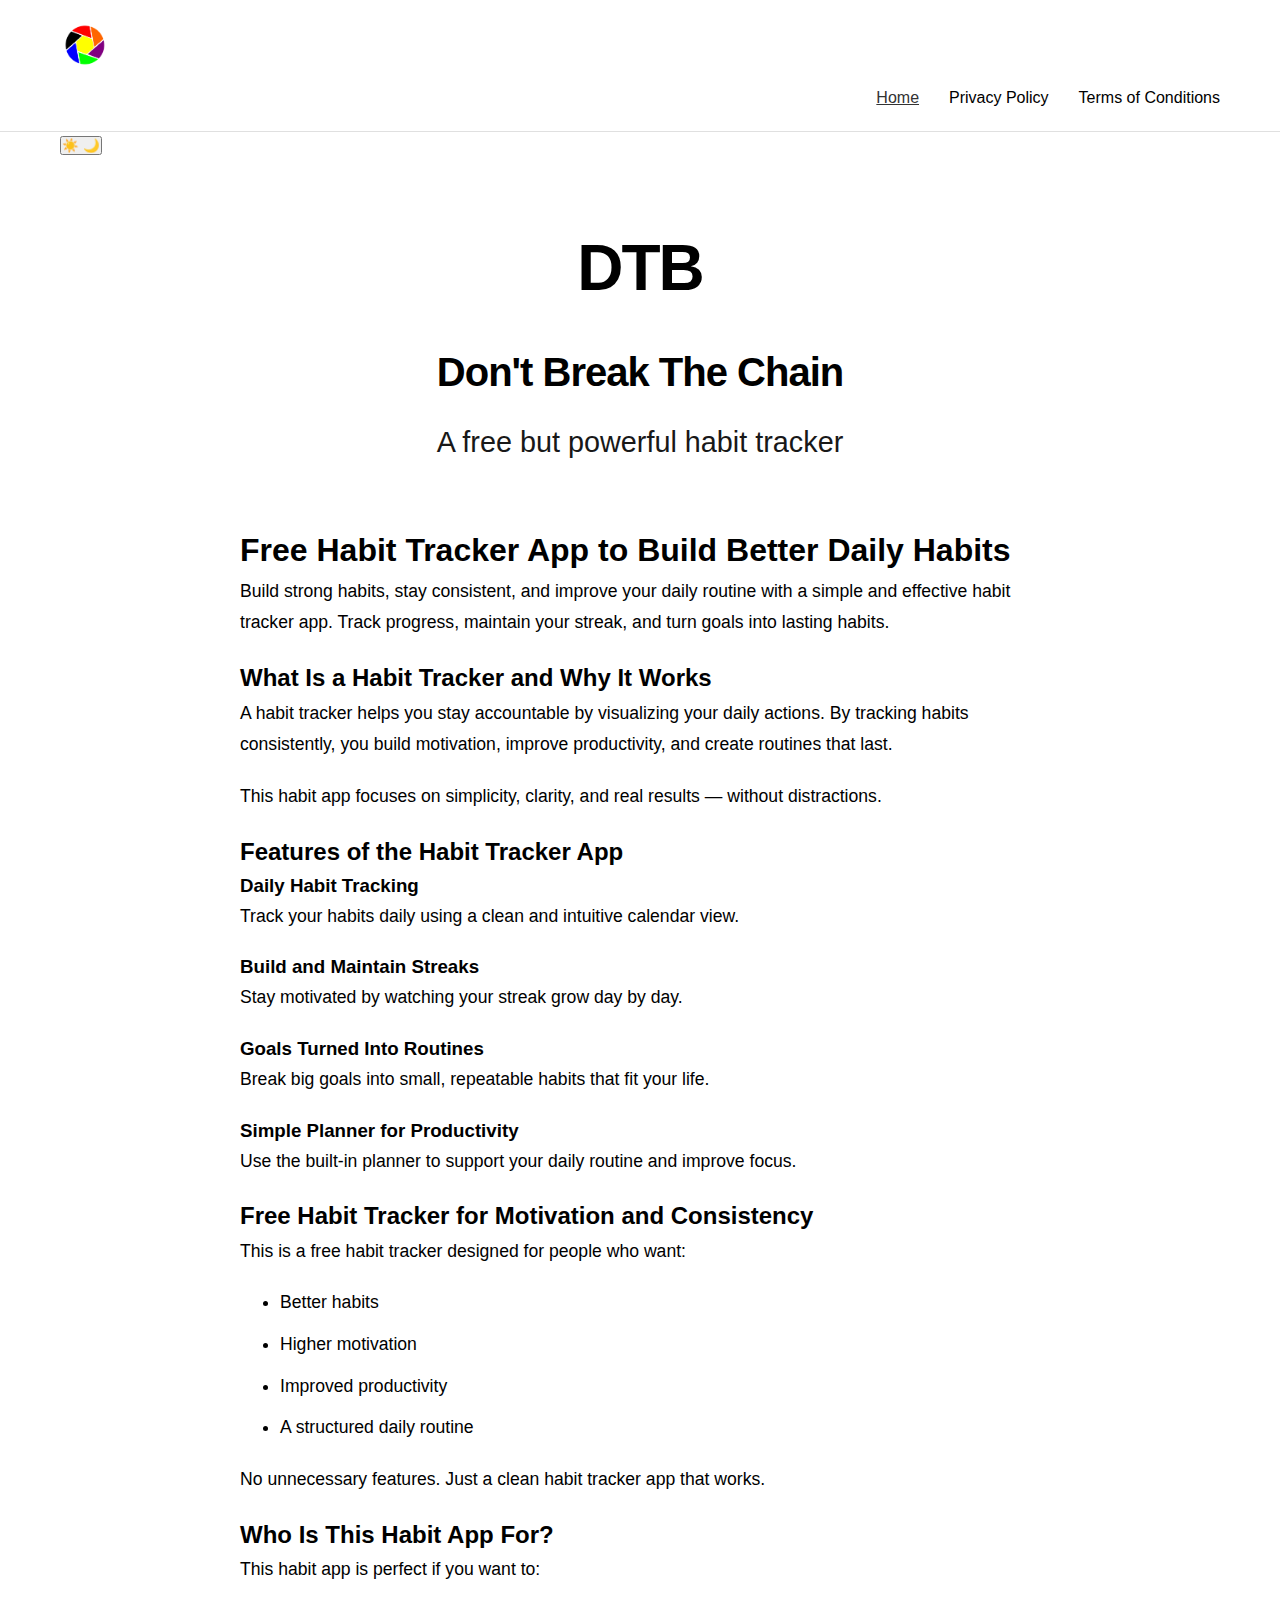
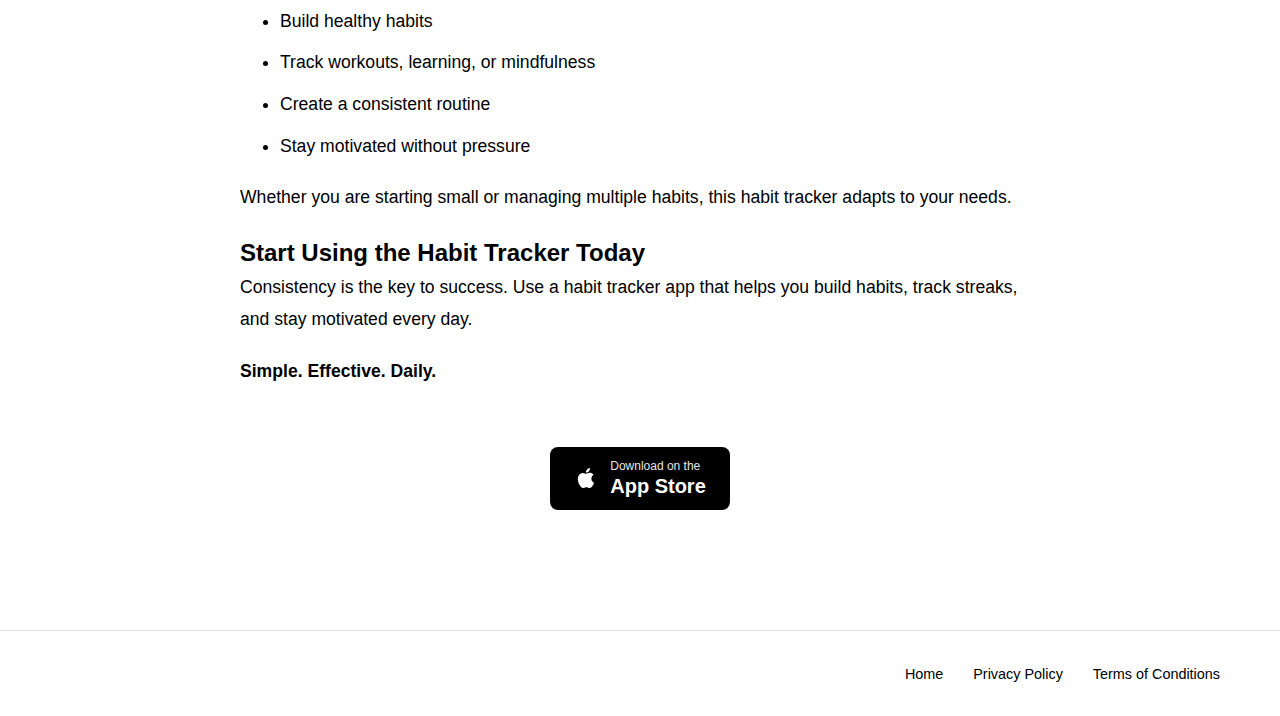
<file: index.html>
<!DOCTYPE html>
<html lang="en">
<head>
    <meta charset="UTF-8">
    <meta name="viewport" content="width=device-width, initial-scale=1.0">
    <meta name="description" content="M0odly. A free but powerful habit tracker app available on the App Store.">
    <meta name="keywords" content="habit tracker, productivity, habits, app, iOS, App Store">
    <title>M0odly | Free Habit Tracker</title>
    <link rel="icon" type="image/x-icon" href="favicon.ico">
    <link rel="stylesheet" href="style.css">
</head>
<body>
    <header>
        <div class="container">
            <div class="logo">
                <a href="index.html">
                    <img src="ikona.png" alt="DTB Logo" width="50" height="50">
                </a>
            </div>
            <nav class="main-nav">
                <ul>
                    <li><a href="index.html" class="active">Home</a></li>
                    <li><a href="privacy-policy.html">Privacy Policy</a></li>
                    <li><a href="terms-of-conditions.html">Terms of Conditions</a></li>
                </ul>
            </nav>
        </div>
    </header>

    <div class="theme-toggle-wrapper">
        <div class="container">
            <button class="theme-toggle" id="themeToggle" aria-label="Toggle theme">
                <span class="sun-icon">☀️</span>
                <span class="moon-icon">🌙</span>
            </button>
        </div>
    </div>

    <main>
        <div class="container">
            <section class="hero">
                <h1>DTB</h1>
                <h2>Don't Break The Chain</h2>
                <h3>A free but powerful habit tracker</h3>
            </section>

            <section class="content">
                <h1>Free Habit Tracker App to Build Better Daily Habits</h1>
                
                <p>Build strong habits, stay consistent, and improve your daily routine with a simple and effective habit tracker app. Track progress, maintain your streak, and turn goals into lasting habits.</p>

                <h2>What Is a Habit Tracker and Why It Works</h2>
                
                <p>A habit tracker helps you stay accountable by visualizing your daily actions. By tracking habits consistently, you build motivation, improve productivity, and create routines that last.</p>
                
                <p>This habit app focuses on simplicity, clarity, and real results — without distractions.</p>

                <h2>Features of the Habit Tracker App</h2>

                <h3>Daily Habit Tracking</h3>
                <p>Track your habits daily using a clean and intuitive calendar view.</p>

                <h3>Build and Maintain Streaks</h3>
                <p>Stay motivated by watching your streak grow day by day.</p>

                <h3>Goals Turned Into Routines</h3>
                <p>Break big goals into small, repeatable habits that fit your life.</p>

                <h3>Simple Planner for Productivity</h3>
                <p>Use the built-in planner to support your daily routine and improve focus.</p>

                <h2>Free Habit Tracker for Motivation and Consistency</h2>
                
                <p>This is a free habit tracker designed for people who want:</p>
                <ul>
                    <li>Better habits</li>
                    <li>Higher motivation</li>
                    <li>Improved productivity</li>
                    <li>A structured daily routine</li>
                </ul>
                
                <p>No unnecessary features. Just a clean habit tracker app that works.</p>

                <h2>Who Is This Habit App For?</h2>
                
                <p>This habit app is perfect if you want to:</p>
                <ul>
                    <li>Build healthy habits</li>
                    <li>Track workouts, learning, or mindfulness</li>
                    <li>Create a consistent routine</li>
                    <li>Stay motivated without pressure</li>
                </ul>
                
                <p>Whether you are starting small or managing multiple habits, this habit tracker adapts to your needs.</p>

                <h2>Start Using the Habit Tracker Today</h2>
                
                <p>Consistency is the key to success. Use a habit tracker app that helps you build habits, track streaks, and stay motivated every day.</p>
                
                <p><strong>Simple. Effective. Daily.</strong></p>
            </section>

            <section class="download">
                <a href="https://apps.apple.com/us/app/dtb-dont-break-the-chain/id6751172022" class="app-store-button" target="_blank" rel="noopener noreferrer">
                    <svg width="24" height="24" viewBox="0 0 24 24" fill="currentColor" xmlns="http://www.w3.org/2000/svg">
                        <path d="M18.71 19.5C17.88 20.74 17 21.95 15.66 21.97C14.32 22 13.89 21.18 12.37 21.18C10.84 21.18 10.37 21.95 9.09997 22C7.78997 22.05 6.79997 20.68 5.95997 19.47C4.24997 17 2.93997 12.45 4.69997 9.39C5.56997 7.87 7.12997 6.91 8.81997 6.88C10.1 6.86 11.32 7.75 12.11 7.75C12.89 7.75 14.37 6.68 15.92 6.84C16.57 6.87 18.39 7.1 19.56 8.82C19.47 8.88 17.39 10.1 17.41 12.63C17.44 15.65 20.06 16.66 20.09 16.67C20.06 16.74 19.67 18.11 18.71 19.5ZM13 3.5C13.73 2.67 14.94 2.04 15.94 2C16.07 3.17 15.6 4.35 14.9 5.19C14.21 6.04 13.07 6.7 11.95 6.61C11.8 5.46 12.36 4.26 13 3.5Z"/>
                    </svg>
                    <div class="button-text">
                        <span class="small">Download on the</span>
                        <span class="large">App Store</span>
                    </div>
                </a>
            </section>
        </div>
    </main>

    <footer>
        <div class="container">
            <nav class="footer-nav">
                <ul>
                    <li><a href="index.html">Home</a></li>
                    <li><a href="privacy-policy.html">Privacy Policy</a></li>
                    <li><a href="terms-of-conditions.html">Terms of Conditions</a></li>
                </ul>
            </nav>
        </div>
    </footer>

    <script>
        const themeToggle = document.getElementById('themeToggle');
        const body = document.body;

        // Check for saved theme preference or default to light mode
        const currentTheme = localStorage.getItem('theme') || 'light';
        body.setAttribute('data-theme', currentTheme);

        themeToggle.addEventListener('click', () => {
            const theme = body.getAttribute('data-theme');
            const newTheme = theme === 'light' ? 'dark' : 'light';
            
            body.setAttribute('data-theme', newTheme);
            localStorage.setItem('theme', newTheme);
        });
    </script>
</body>
</html>
</file>
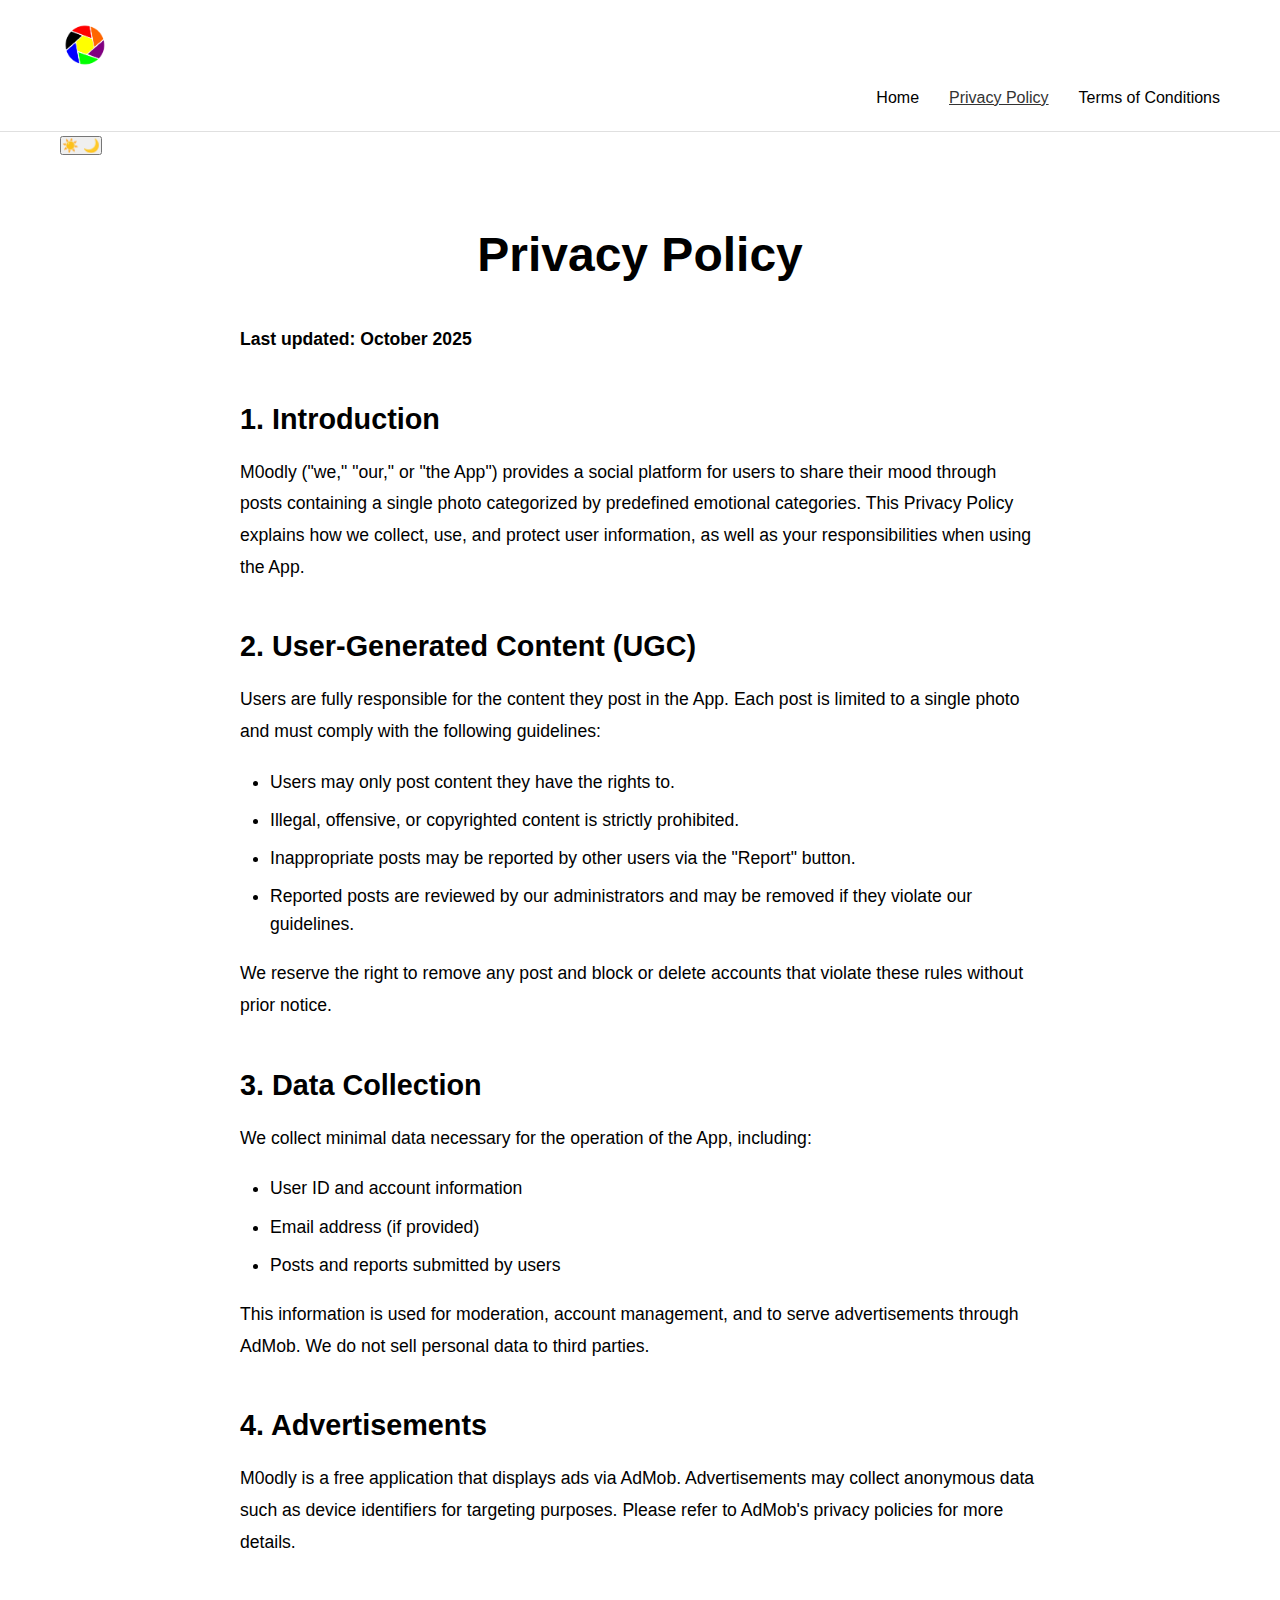
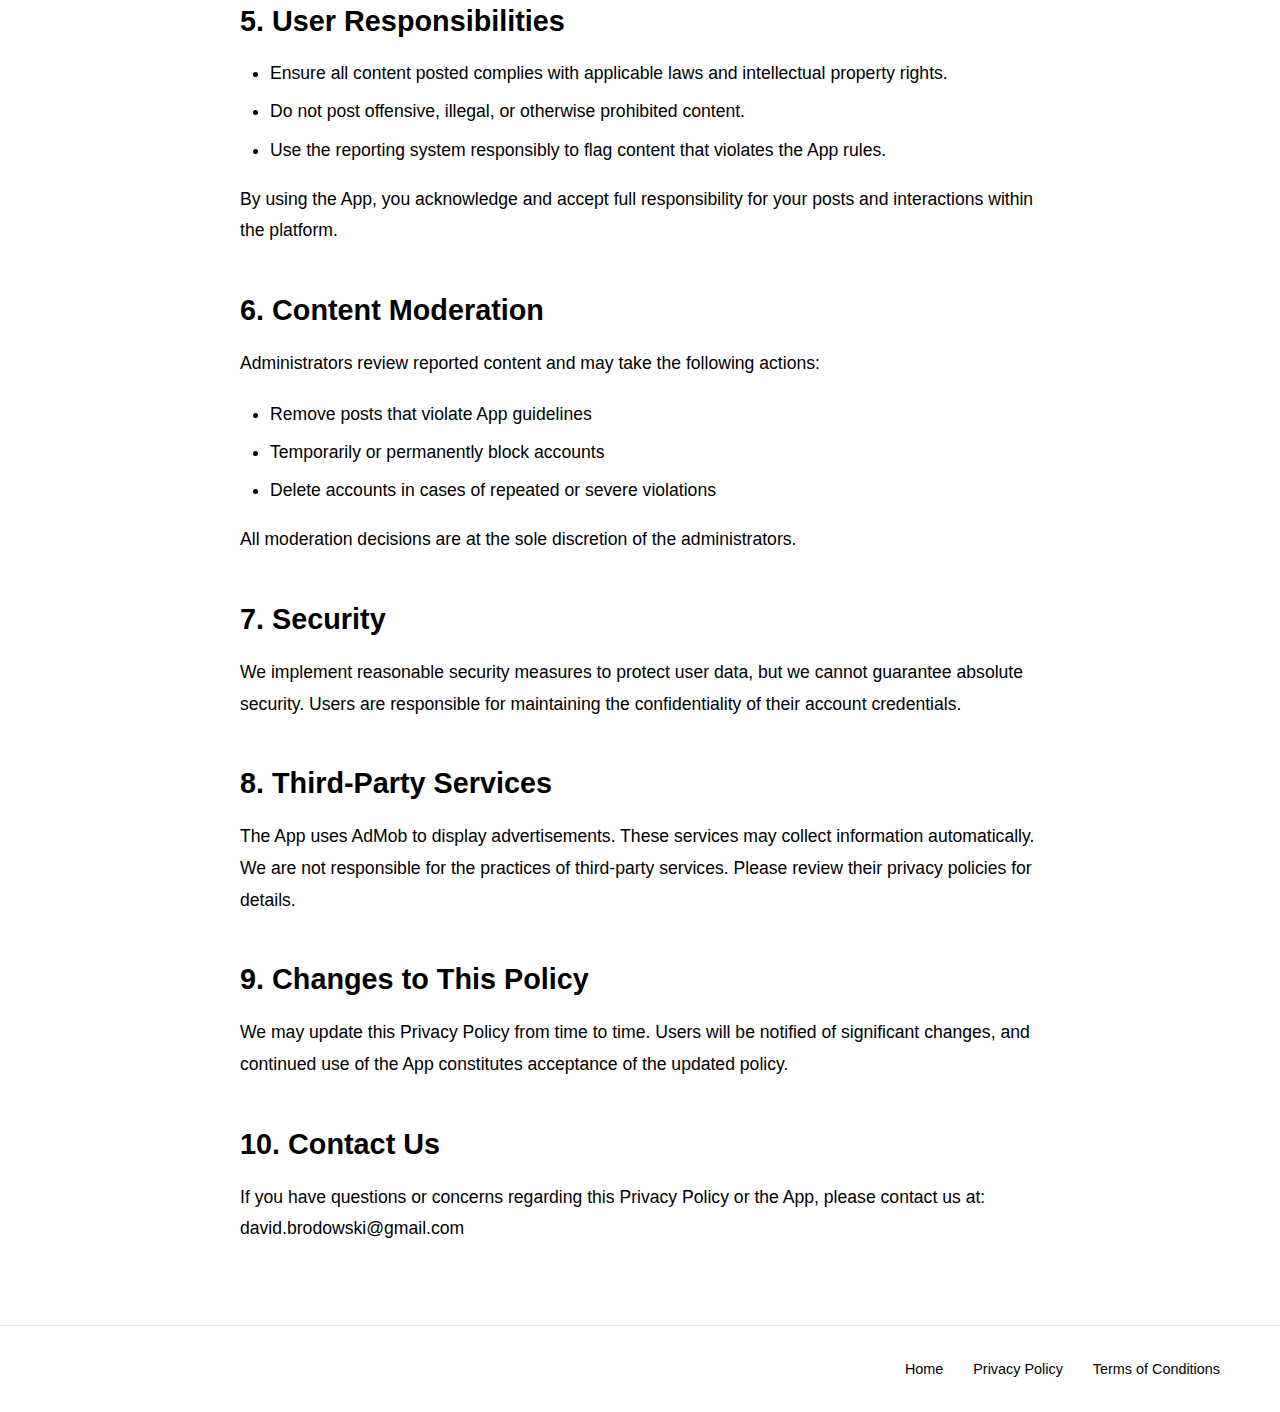
<file: privacy-policy.html>
<!DOCTYPE html>
<html lang="en">
<head>
    <meta charset="UTF-8">
    <meta name="viewport" content="width=device-width, initial-scale=1.0">
    <meta name="description" content="Privacy Policy for M0odly social media platform.">
    <title>Privacy Policy - M0odly</title>
    <link rel="icon" type="image/x-icon" href="favicon.ico">
    <link rel="stylesheet" href="style.css">
</head>
<body>
    <header>
        <div class="container">
            <div class="logo">
                <a href="index.html">
                    <img src="ikona.png" alt="DTB Logo" width="50" height="50">
                </a>
            </div>
            <nav class="main-nav">
                <ul>
                    <li><a href="index.html">Home</a></li>
                    <li><a href="privacy-policy.html" class="active">Privacy Policy</a></li>
                    <li><a href="terms-of-conditions.html">Terms of Conditions</a></li>
                </ul>
            </nav>
        </div>
    </header>

    <div class="theme-toggle-wrapper">
        <div class="container">
            <button class="theme-toggle" id="themeToggle" aria-label="Toggle theme">
                <span class="sun-icon">☀️</span>
                <span class="moon-icon">🌙</span>
            </button>
        </div>
    </div>

    <main>
        <div class="container">
            <section class="page-content">
                <h1>Privacy Policy</h1>
                
                <p><strong>Last updated: October 2025</strong></p>

                <h2>1. Introduction</h2>
                <p>M0odly ("we," "our," or "the App") provides a social platform for users to share their mood through posts containing a single photo categorized by predefined emotional categories. This Privacy Policy explains how we collect, use, and protect user information, as well as your responsibilities when using the App.</p>

                <h2>2. User-Generated Content (UGC)</h2>
                <p>Users are fully responsible for the content they post in the App. Each post is limited to a single photo and must comply with the following guidelines:</p>
                <ul>
                    <li>Users may only post content they have the rights to.</li>
                    <li>Illegal, offensive, or copyrighted content is strictly prohibited.</li>
                    <li>Inappropriate posts may be reported by other users via the "Report" button.</li>
                    <li>Reported posts are reviewed by our administrators and may be removed if they violate our guidelines.</li>
                </ul>
                <p>We reserve the right to remove any post and block or delete accounts that violate these rules without prior notice.</p>

                <h2>3. Data Collection</h2>
                <p>We collect minimal data necessary for the operation of the App, including:</p>
                <ul>
                    <li>User ID and account information</li>
                    <li>Email address (if provided)</li>
                    <li>Posts and reports submitted by users</li>
                </ul>
                <p>This information is used for moderation, account management, and to serve advertisements through AdMob. We do not sell personal data to third parties.</p>

                <h2>4. Advertisements</h2>
                <p>M0odly is a free application that displays ads via AdMob. Advertisements may collect anonymous data such as device identifiers for targeting purposes. Please refer to AdMob's privacy policies for more details.</p>

                <h2>5. User Responsibilities</h2>
                <ul>
                    <li>Ensure all content posted complies with applicable laws and intellectual property rights.</li>
                    <li>Do not post offensive, illegal, or otherwise prohibited content.</li>
                    <li>Use the reporting system responsibly to flag content that violates the App rules.</li>
                </ul>
                <p>By using the App, you acknowledge and accept full responsibility for your posts and interactions within the platform.</p>

                <h2>6. Content Moderation</h2>
                <p>Administrators review reported content and may take the following actions:</p>
                <ul>
                    <li>Remove posts that violate App guidelines</li>
                    <li>Temporarily or permanently block accounts</li>
                    <li>Delete accounts in cases of repeated or severe violations</li>
                </ul>
                <p>All moderation decisions are at the sole discretion of the administrators.</p>

                <h2>7. Security</h2>
                <p>We implement reasonable security measures to protect user data, but we cannot guarantee absolute security. Users are responsible for maintaining the confidentiality of their account credentials.</p>

                <h2>8. Third-Party Services</h2>
                <p>The App uses AdMob to display advertisements. These services may collect information automatically. We are not responsible for the practices of third-party services. Please review their privacy policies for details.</p>

                <h2>9. Changes to This Policy</h2>
                <p>We may update this Privacy Policy from time to time. Users will be notified of significant changes, and continued use of the App constitutes acceptance of the updated policy.</p>

                <h2>10. Contact Us</h2>
                <p>If you have questions or concerns regarding this Privacy Policy or the App, please contact us at:<br>
                david.brodowski@gmail.com</p>
            </section>
        </div>
    </main>

    <footer>
        <div class="container">
            <nav class="footer-nav">
                <ul>
                    <li><a href="index.html">Home</a></li>
                    <li><a href="privacy-policy.html">Privacy Policy</a></li>
                    <li><a href="terms-of-conditions.html">Terms of Conditions</a></li>
                </ul>
            </nav>
        </div>
    </footer>

    <script>
        const themeToggle = document.getElementById('themeToggle');
        const body = document.body;

        const currentTheme = localStorage.getItem('theme') || 'light';
        body.setAttribute('data-theme', currentTheme);

        themeToggle.addEventListener('click', () => {
            const theme = body.getAttribute('data-theme');
            const newTheme = theme === 'light' ? 'dark' : 'light';
            
            body.setAttribute('data-theme', newTheme);
            localStorage.setItem('theme', newTheme);
        });
    </script>
</body>
</html>
</file>
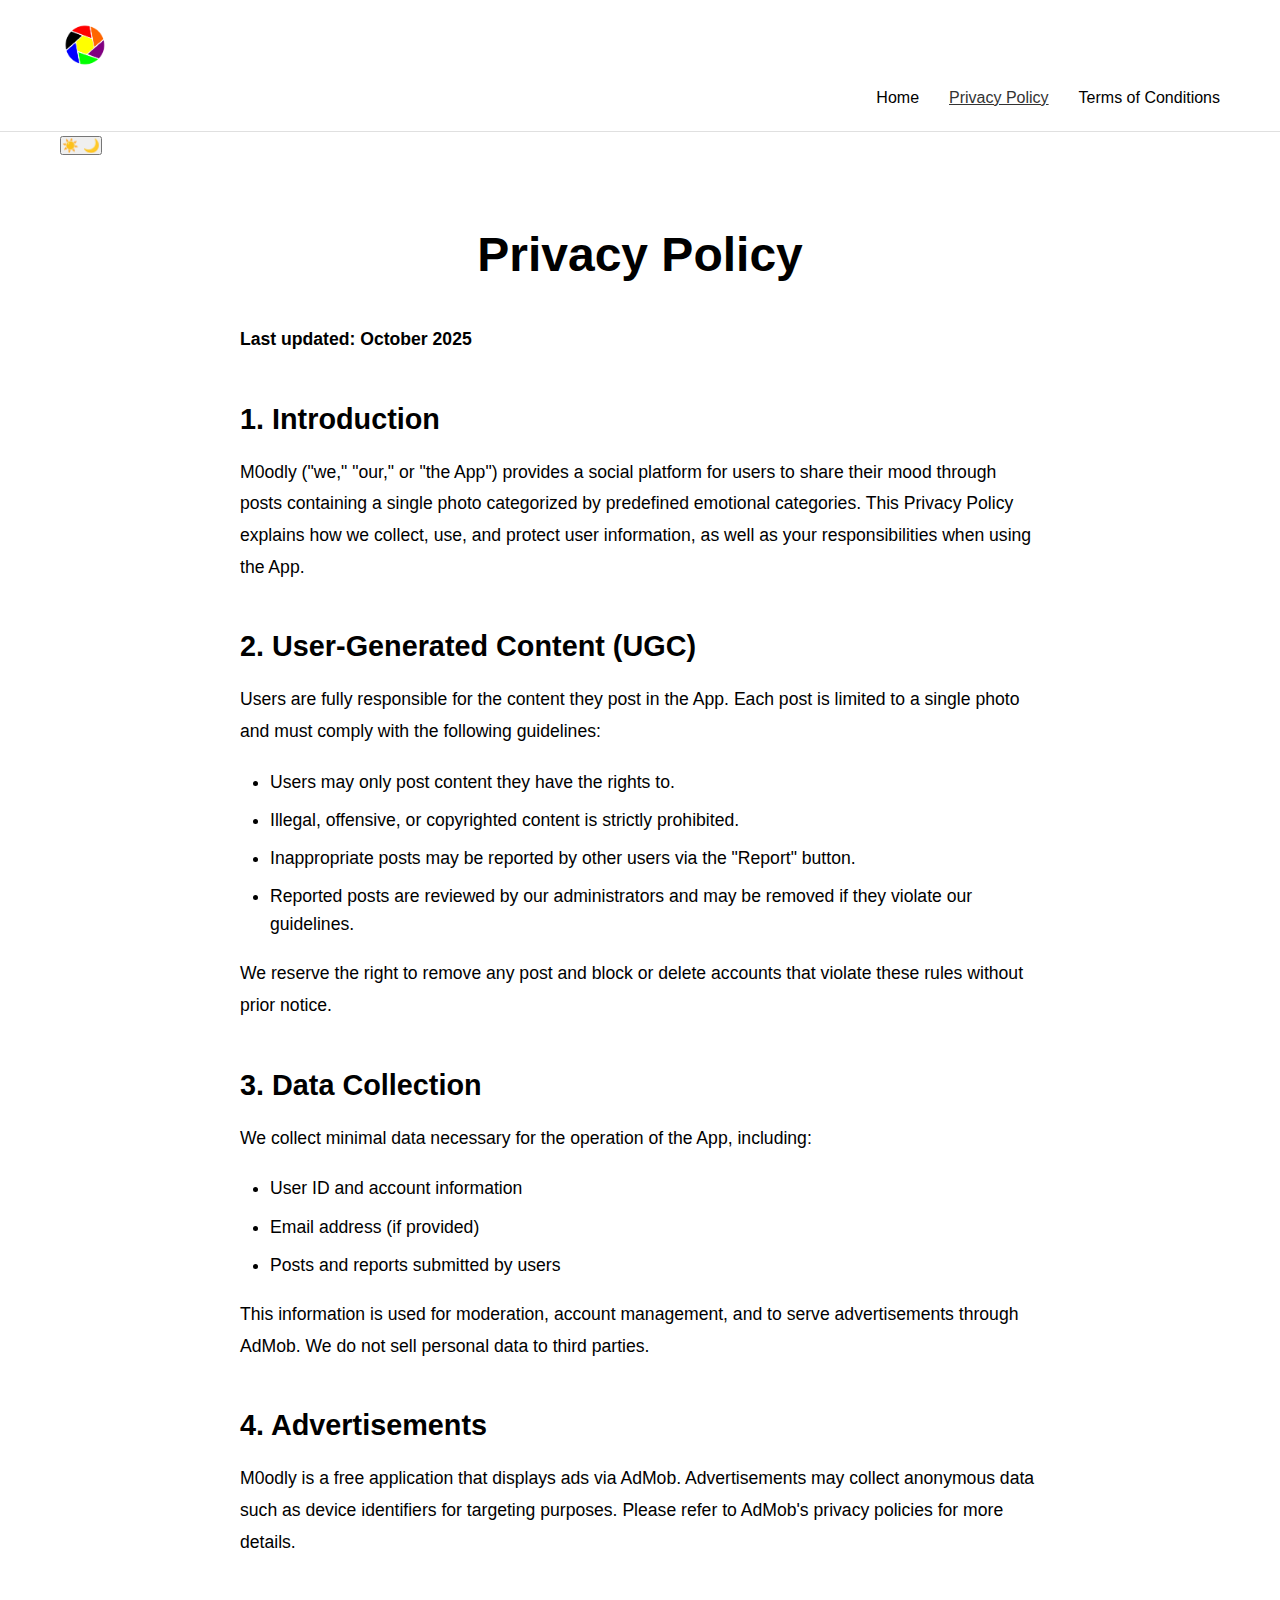
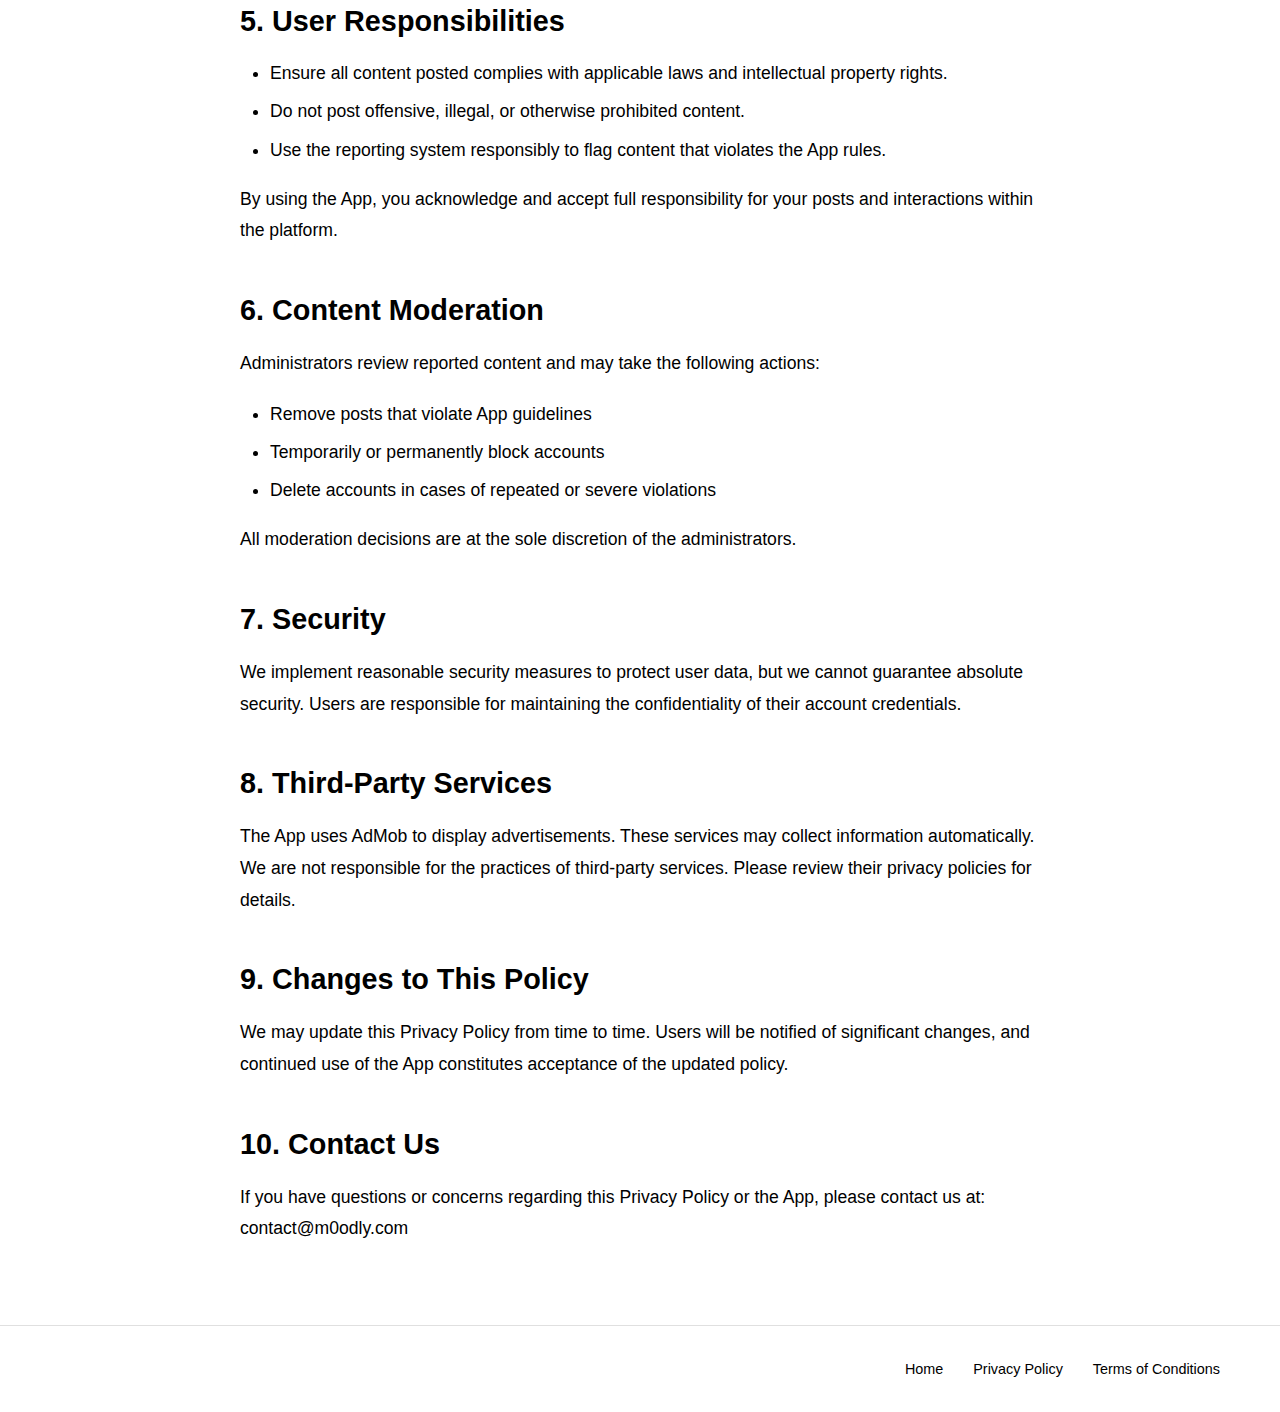
<file: privacy.html>
<!DOCTYPE html>
<html lang="en">
<head>
    <meta charset="UTF-8">
    <meta name="viewport" content="width=device-width, initial-scale=1.0">
    <meta name="description" content="Privacy Policy for M0odly social media platform.">
    <title>Privacy Policy of M0odly</title>
    <link rel="icon" type="image/x-icon" href="favicon.ico">
    <link rel="stylesheet" href="style.css">
</head>
<body>
    <header>
        <div class="container">
            <div class="logo">
                <a href="index.html">
                    <img src="ikona.png" alt="M0odly Logo" width="50" height="50">
                </a>
            </div>
            <nav class="main-nav">
                <ul>
                    <li><a href="index.html">Home</a></li>
                    <li><a href="privacy.html" class="active">Privacy Policy</a></li>
                    <li><a href="terms.html">Terms of Conditions</a></li>
                </ul>
            </nav>
        </div>
    </header>

    <div class="theme-toggle-wrapper">
        <div class="container">
            <button class="theme-toggle" id="themeToggle" aria-label="Toggle theme">
                <span class="sun-icon">☀️</span>
                <span class="moon-icon">🌙</span>
            </button>
        </div>
    </div>

    <main>
        <div class="container">
            <section class="page-content">
                <h1>Privacy Policy</h1>
                
                <p><strong>Last updated: October 2025</strong></p>

                <h2>1. Introduction</h2>
                <p>M0odly ("we," "our," or "the App") provides a social platform for users to share their mood through posts containing a single photo categorized by predefined emotional categories. This Privacy Policy explains how we collect, use, and protect user information, as well as your responsibilities when using the App.</p>

                <h2>2. User-Generated Content (UGC)</h2>
                <p>Users are fully responsible for the content they post in the App. Each post is limited to a single photo and must comply with the following guidelines:</p>
                <ul>
                    <li>Users may only post content they have the rights to.</li>
                    <li>Illegal, offensive, or copyrighted content is strictly prohibited.</li>
                    <li>Inappropriate posts may be reported by other users via the "Report" button.</li>
                    <li>Reported posts are reviewed by our administrators and may be removed if they violate our guidelines.</li>
                </ul>
                <p>We reserve the right to remove any post and block or delete accounts that violate these rules without prior notice.</p>

                <h2>3. Data Collection</h2>
                <p>We collect minimal data necessary for the operation of the App, including:</p>
                <ul>
                    <li>User ID and account information</li>
                    <li>Email address (if provided)</li>
                    <li>Posts and reports submitted by users</li>
                </ul>
                <p>This information is used for moderation, account management, and to serve advertisements through AdMob. We do not sell personal data to third parties.</p>

                <h2>4. Advertisements</h2>
                <p>M0odly is a free application that displays ads via AdMob. Advertisements may collect anonymous data such as device identifiers for targeting purposes. Please refer to AdMob's privacy policies for more details.</p>

                <h2>5. User Responsibilities</h2>
                <ul>
                    <li>Ensure all content posted complies with applicable laws and intellectual property rights.</li>
                    <li>Do not post offensive, illegal, or otherwise prohibited content.</li>
                    <li>Use the reporting system responsibly to flag content that violates the App rules.</li>
                </ul>
                <p>By using the App, you acknowledge and accept full responsibility for your posts and interactions within the platform.</p>

                <h2>6. Content Moderation</h2>
                <p>Administrators review reported content and may take the following actions:</p>
                <ul>
                    <li>Remove posts that violate App guidelines</li>
                    <li>Temporarily or permanently block accounts</li>
                    <li>Delete accounts in cases of repeated or severe violations</li>
                </ul>
                <p>All moderation decisions are at the sole discretion of the administrators.</p>

                <h2>7. Security</h2>
                <p>We implement reasonable security measures to protect user data, but we cannot guarantee absolute security. Users are responsible for maintaining the confidentiality of their account credentials.</p>

                <h2>8. Third-Party Services</h2>
                <p>The App uses AdMob to display advertisements. These services may collect information automatically. We are not responsible for the practices of third-party services. Please review their privacy policies for details.</p>

                <h2>9. Changes to This Policy</h2>
                <p>We may update this Privacy Policy from time to time. Users will be notified of significant changes, and continued use of the App constitutes acceptance of the updated policy.</p>

                <h2>10. Contact Us</h2>
                <p>If you have questions or concerns regarding this Privacy Policy or the App, please contact us at:<br>
                contact@m0odly.com </p>
            </section>
        </div>
    </main>

    <footer>
        <div class="container">
            <nav class="footer-nav">
                <ul>
                    <li><a href="index.html">Home</a></li>
                    <li><a href="privacy.html">Privacy Policy</a></li>
                    <li><a href="terms.html">Terms of Conditions</a></li>
                </ul>
            </nav>
        </div>
    </footer>

    <script>
        const themeToggle = document.getElementById('themeToggle');
        const body = document.body;

        const currentTheme = localStorage.getItem('theme') || 'light';
        body.setAttribute('data-theme', currentTheme);

        themeToggle.addEventListener('click', () => {
            const theme = body.getAttribute('data-theme');
            const newTheme = theme === 'light' ? 'dark' : 'light';
            
            body.setAttribute('data-theme', newTheme);
            localStorage.setItem('theme', newTheme);
        });
    </script>
</body>
</html>
</file>
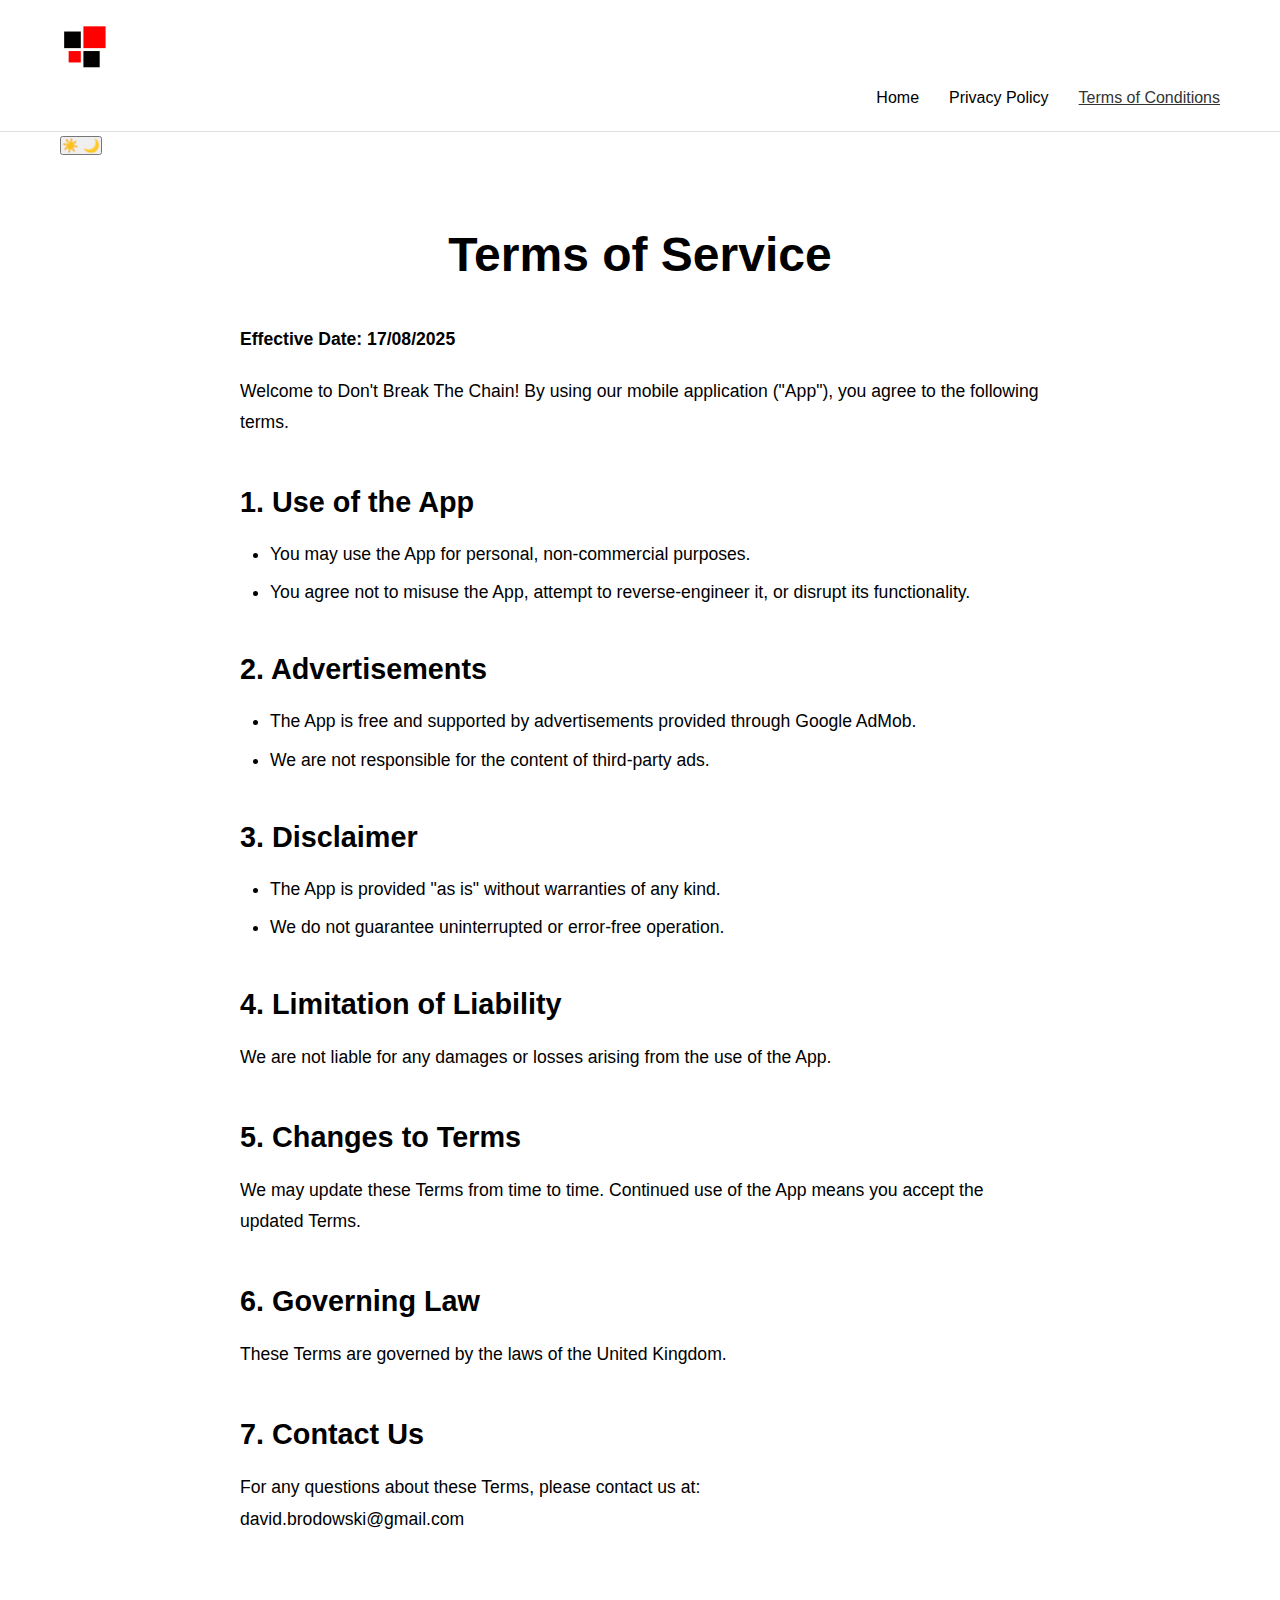
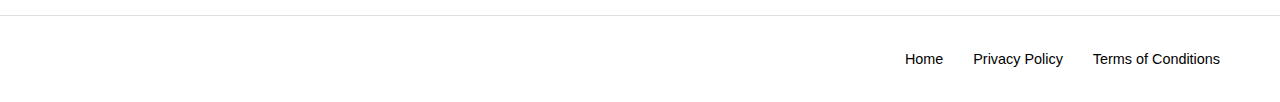
<file: terms-of-conditions.html>
<!DOCTYPE html>
<html lang="en">
<head>
    <meta charset="UTF-8">
    <meta name="viewport" content="width=device-width, initial-scale=1.0">
    <meta name="description" content="Terms of Conditions for DTB - Don't Break The Chain habit tracker app.">
    <title>Terms of Conditions - DTB | Don't Break The Chain</title>
    <link rel="icon" type="image/x-icon" href="favicon.ico">
    <link rel="stylesheet" href="style.css">
</head>
<body>
    <header>
        <div class="container">
            <div class="logo">
                <a href="index.html">
                    <img src="ikona_2.png" alt="DTB Logo" width="50" height="50">
                </a>
            </div>
            <nav class="main-nav">
                <ul>
                    <li><a href="index.html">Home</a></li>
                    <li><a href="privacy-policy.html">Privacy Policy</a></li>
                    <li><a href="terms-of-conditions.html" class="active">Terms of Conditions</a></li>
                </ul>
            </nav>
        </div>
    </header>

    <div class="theme-toggle-wrapper">
        <div class="container">
            <button class="theme-toggle" id="themeToggle" aria-label="Toggle theme">
                <span class="sun-icon">☀️</span>
                <span class="moon-icon">🌙</span>
            </button>
        </div>
    </div>

    <main>
        <div class="container">
            <section class="page-content">
                <h1>Terms of Service</h1>
                
                <p><strong>Effective Date: 17/08/2025</strong></p>

                <p>Welcome to Don't Break The Chain! By using our mobile application ("App"), you agree to the following terms.</p>

                <h2>1. Use of the App</h2>
                <ul>
                    <li>You may use the App for personal, non-commercial purposes.</li>
                    <li>You agree not to misuse the App, attempt to reverse-engineer it, or disrupt its functionality.</li>
                </ul>

                <h2>2. Advertisements</h2>
                <ul>
                    <li>The App is free and supported by advertisements provided through Google AdMob.</li>
                    <li>We are not responsible for the content of third-party ads.</li>
                </ul>

                <h2>3. Disclaimer</h2>
                <ul>
                    <li>The App is provided "as is" without warranties of any kind.</li>
                    <li>We do not guarantee uninterrupted or error-free operation.</li>
                </ul>

                <h2>4. Limitation of Liability</h2>
                <p>We are not liable for any damages or losses arising from the use of the App.</p>

                <h2>5. Changes to Terms</h2>
                <p>We may update these Terms from time to time. Continued use of the App means you accept the updated Terms.</p>

                <h2>6. Governing Law</h2>
                <p>These Terms are governed by the laws of the United Kingdom.</p>

                <h2>7. Contact Us</h2>
                <p>For any questions about these Terms, please contact us at:<br>
                david.brodowski@gmail.com</p>
            </section>
        </div>
    </main>

    <footer>
        <div class="container">
            <nav class="footer-nav">
                <ul>
                    <li><a href="index.html">Home</a></li>
                    <li><a href="privacy-policy.html">Privacy Policy</a></li>
                    <li><a href="terms-of-conditions.html">Terms of Conditions</a></li>
                </ul>
            </nav>
        </div>
    </footer>

    <script>
        const themeToggle = document.getElementById('themeToggle');
        const body = document.body;

        const currentTheme = localStorage.getItem('theme') || 'light';
        body.setAttribute('data-theme', currentTheme);

        themeToggle.addEventListener('click', () => {
            const theme = body.getAttribute('data-theme');
            const newTheme = theme === 'light' ? 'dark' : 'light';
            
            body.setAttribute('data-theme', newTheme);
            localStorage.setItem('theme', newTheme);
        });
    </script>
</body>
</html>
</file>
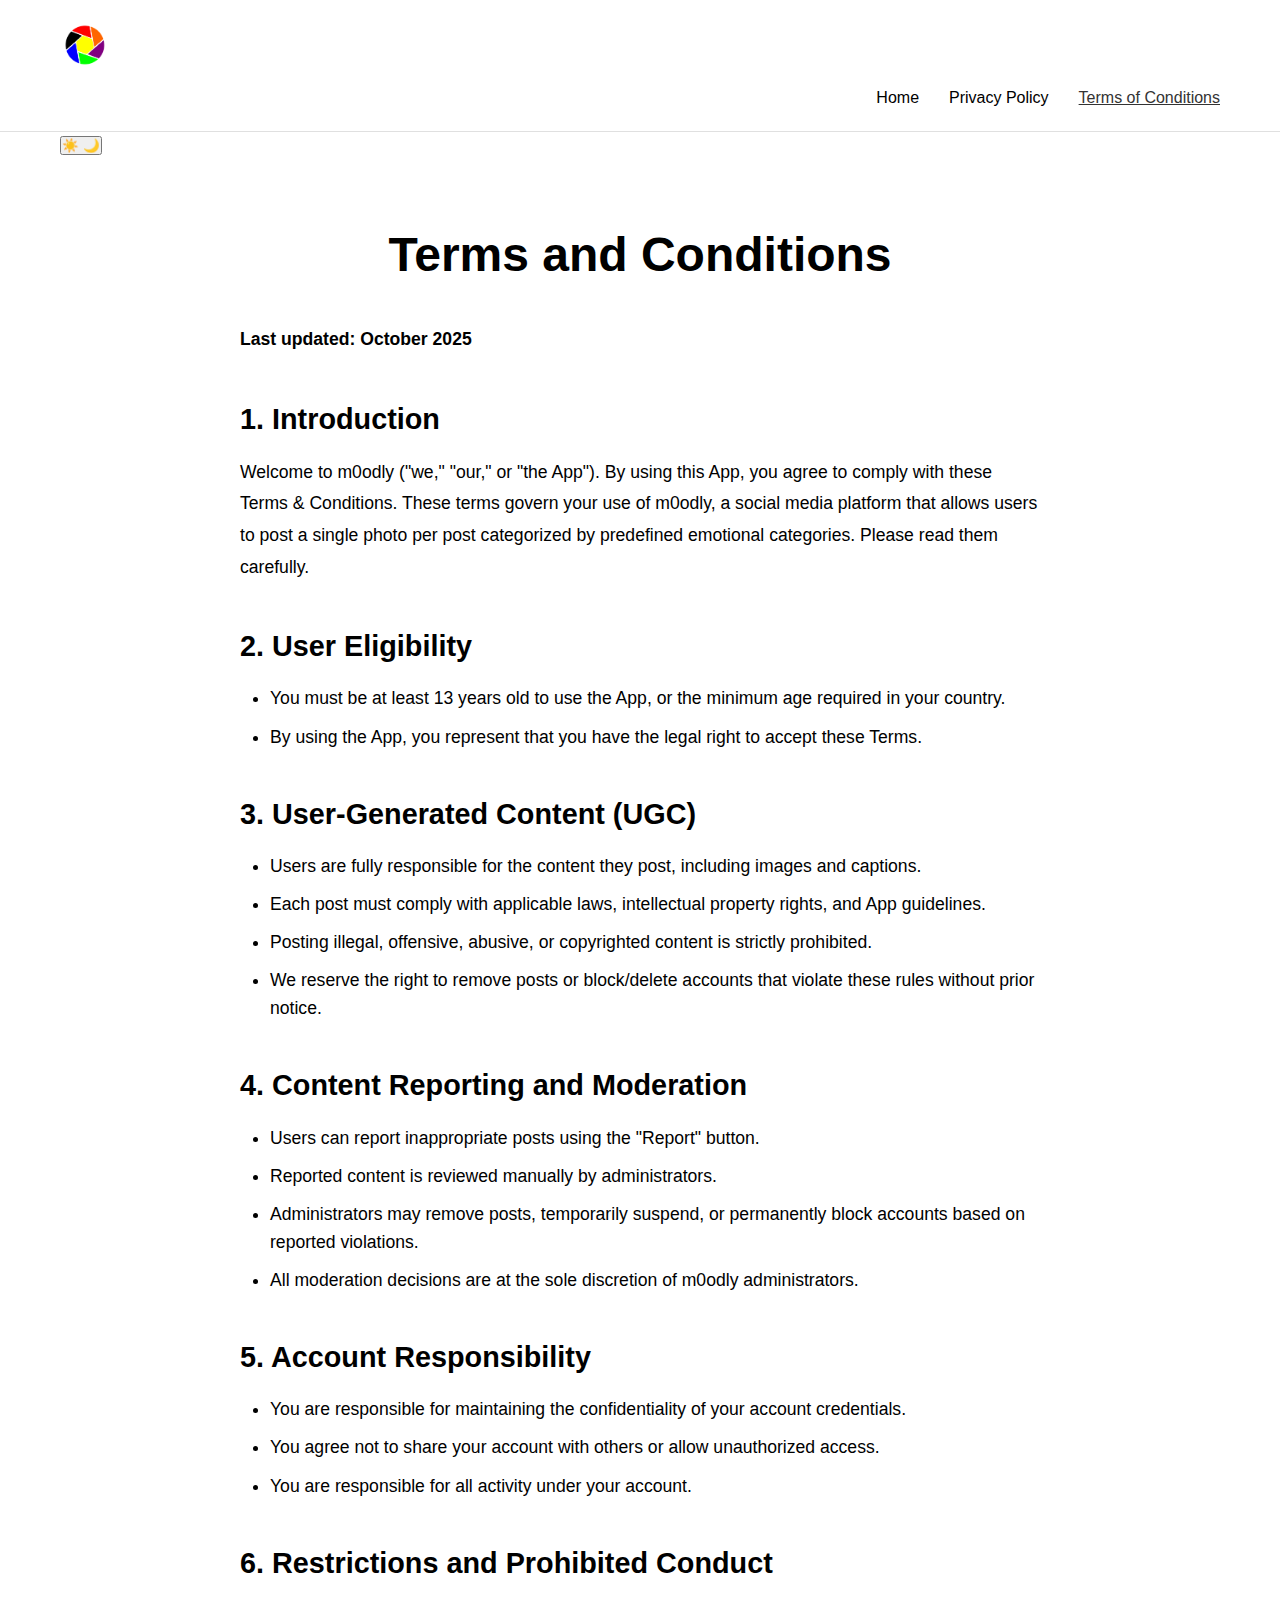
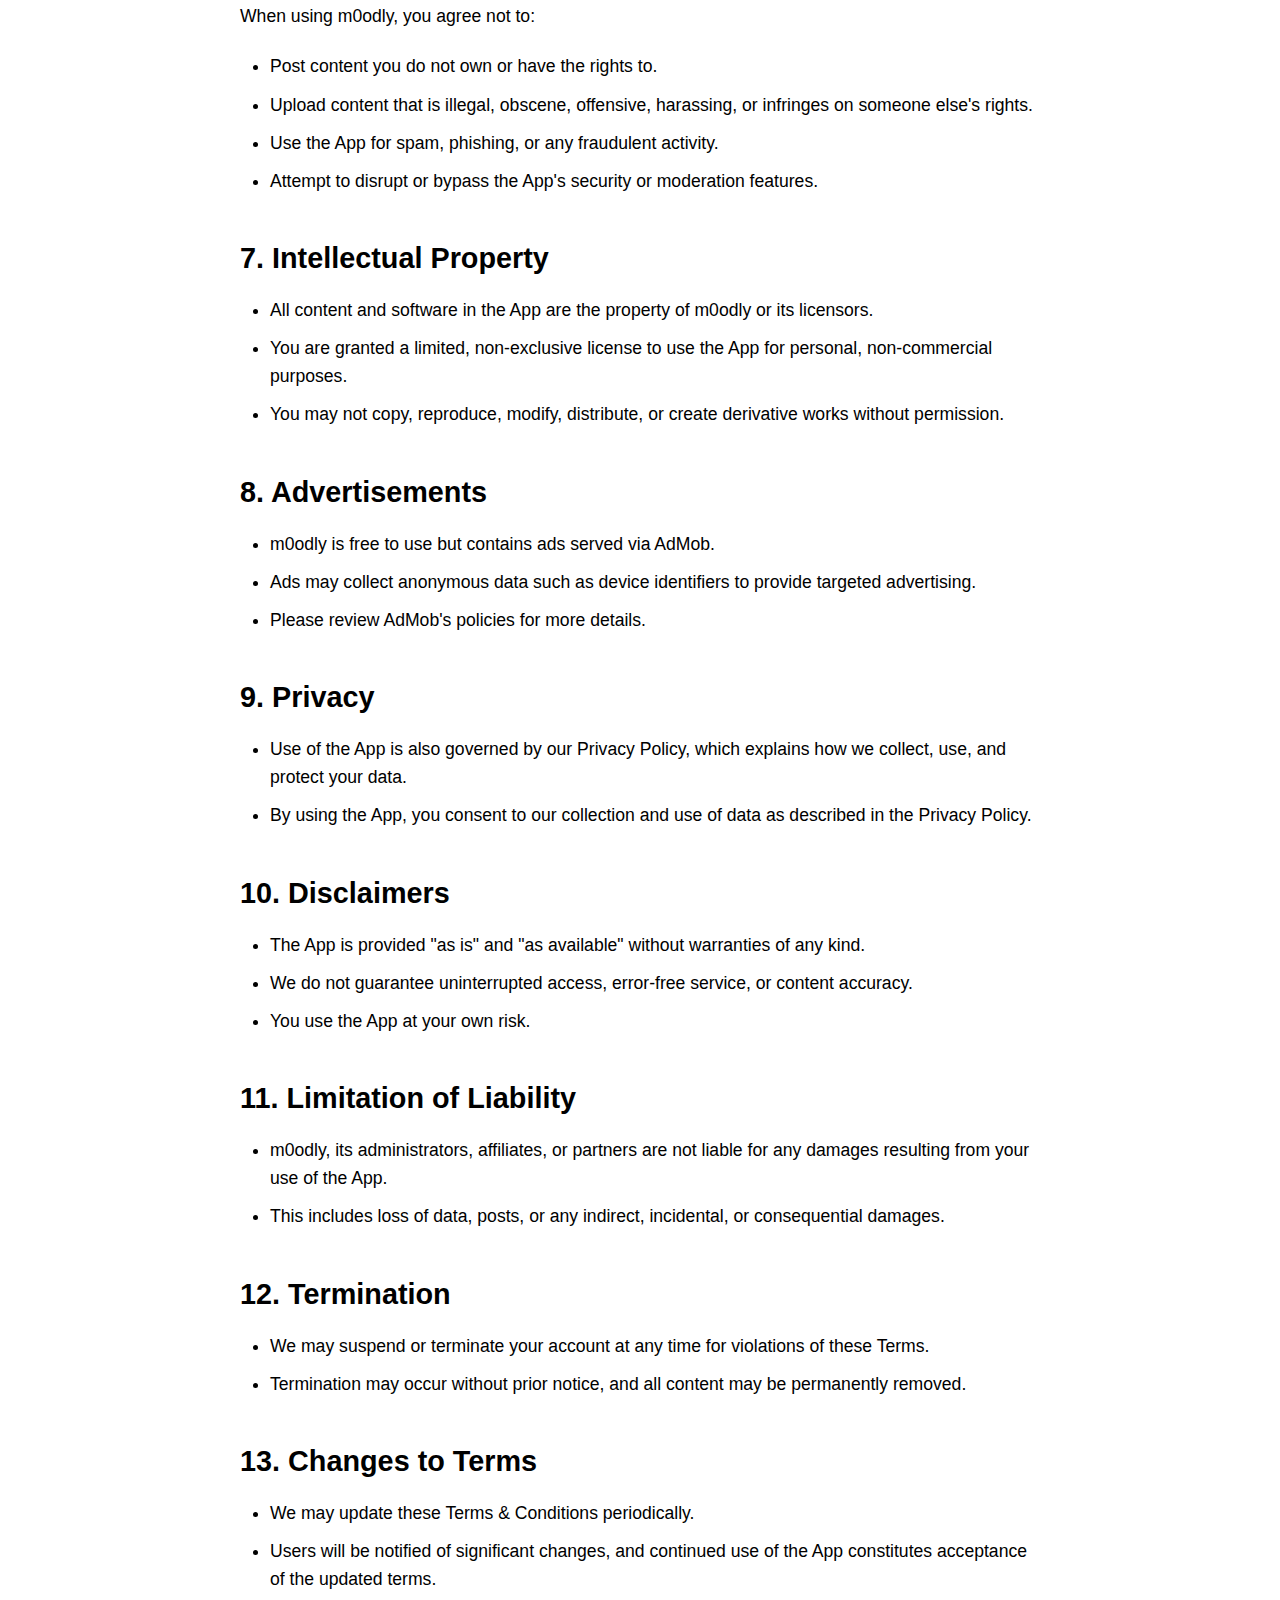
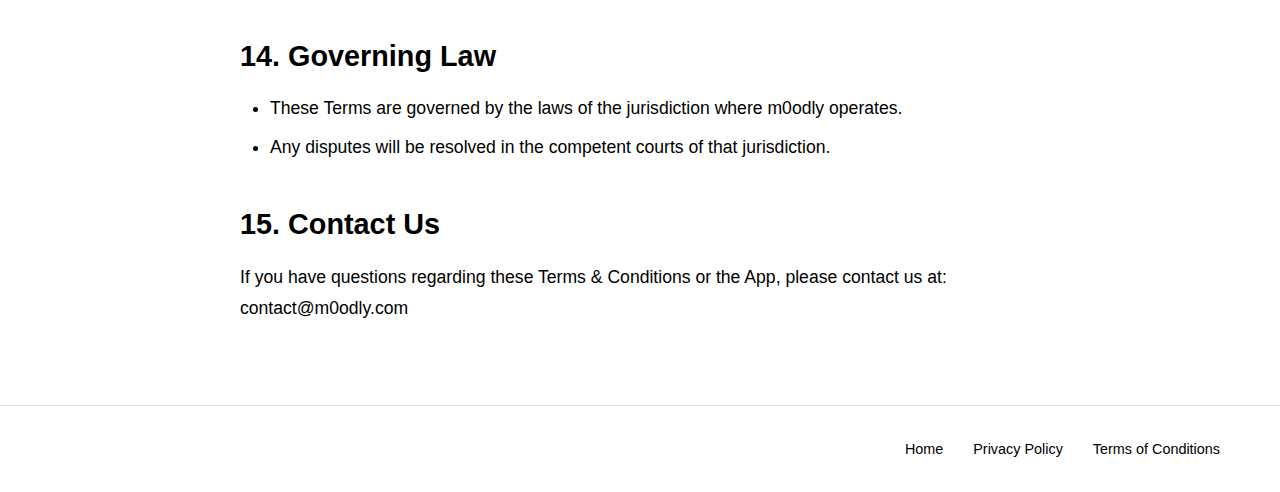
<file: terms.html>
<!DOCTYPE html>
<html lang="en">
<head>
    <meta charset="UTF-8">
    <meta name="viewport" content="width=device-width, initial-scale=1.0">
    <meta name="description" content="Terms of Conditions for M0odly social media platform.">
    <title>Terms of Conditions of M0odly</title>
    <link rel="icon" type="image/x-icon" href="favicon.ico">
    <link rel="stylesheet" href="style.css">
</head>
<body>
    <header>
        <div class="container">
            <div class="logo">
                <a href="index.html">
                    <img src="ikona.png" alt="M0odly Logo" width="50" height="50">
                </a>
            </div>
            <nav class="main-nav">
                <ul>
                    <li><a href="index.html">Home</a></li>
                    <li><a href="privacy.html">Privacy Policy</a></li>
                    <li><a href="terms.html" class="active">Terms of Conditions</a></li>
                </ul>
            </nav>
        </div>
    </header>

    <div class="theme-toggle-wrapper">
        <div class="container">
            <button class="theme-toggle" id="themeToggle" aria-label="Toggle theme">
                <span class="sun-icon">☀️</span>
                <span class="moon-icon">🌙</span>
            </button>
        </div>
    </div>

    <main>
        <div class="container">
            <section class="page-content">
                <h1>Terms and Conditions</h1>
                
                <p><strong>Last updated: October 2025</strong></p>

                <h2>1. Introduction</h2>
                <p>Welcome to m0odly ("we," "our," or "the App"). By using this App, you agree to comply with these Terms & Conditions. These terms govern your use of m0odly, a social media platform that allows users to post a single photo per post categorized by predefined emotional categories. Please read them carefully.</p>

                <h2>2. User Eligibility</h2>
                <ul>
                    <li>You must be at least 13 years old to use the App, or the minimum age required in your country.</li>
                    <li>By using the App, you represent that you have the legal right to accept these Terms.</li>
                </ul>

                <h2>3. User-Generated Content (UGC)</h2>
                <ul>
                    <li>Users are fully responsible for the content they post, including images and captions.</li>
                    <li>Each post must comply with applicable laws, intellectual property rights, and App guidelines.</li>
                    <li>Posting illegal, offensive, abusive, or copyrighted content is strictly prohibited.</li>
                    <li>We reserve the right to remove posts or block/delete accounts that violate these rules without prior notice.</li>
                </ul>

                <h2>4. Content Reporting and Moderation</h2>
                <ul>
                    <li>Users can report inappropriate posts using the "Report" button.</li>
                    <li>Reported content is reviewed manually by administrators.</li>
                    <li>Administrators may remove posts, temporarily suspend, or permanently block accounts based on reported violations.</li>
                    <li>All moderation decisions are at the sole discretion of m0odly administrators.</li>
                </ul>

                <h2>5. Account Responsibility</h2>
                <ul>
                    <li>You are responsible for maintaining the confidentiality of your account credentials.</li>
                    <li>You agree not to share your account with others or allow unauthorized access.</li>
                    <li>You are responsible for all activity under your account.</li>
                </ul>

                <h2>6. Restrictions and Prohibited Conduct</h2>
                <p>When using m0odly, you agree not to:</p>
                <ul>
                    <li>Post content you do not own or have the rights to.</li>
                    <li>Upload content that is illegal, obscene, offensive, harassing, or infringes on someone else's rights.</li>
                    <li>Use the App for spam, phishing, or any fraudulent activity.</li>
                    <li>Attempt to disrupt or bypass the App's security or moderation features.</li>
                </ul>

                <h2>7. Intellectual Property</h2>
                <ul>
                    <li>All content and software in the App are the property of m0odly or its licensors.</li>
                    <li>You are granted a limited, non-exclusive license to use the App for personal, non-commercial purposes.</li>
                    <li>You may not copy, reproduce, modify, distribute, or create derivative works without permission.</li>
                </ul>

                <h2>8. Advertisements</h2>
                <ul>
                    <li>m0odly is free to use but contains ads served via AdMob.</li>
                    <li>Ads may collect anonymous data such as device identifiers to provide targeted advertising.</li>
                    <li>Please review AdMob's policies for more details.</li>
                </ul>

                <h2>9. Privacy</h2>
                <ul>
                    <li>Use of the App is also governed by our Privacy Policy, which explains how we collect, use, and protect your data.</li>
                    <li>By using the App, you consent to our collection and use of data as described in the Privacy Policy.</li>
                </ul>

                <h2>10. Disclaimers</h2>
                <ul>
                    <li>The App is provided "as is" and "as available" without warranties of any kind.</li>
                    <li>We do not guarantee uninterrupted access, error-free service, or content accuracy.</li>
                    <li>You use the App at your own risk.</li>
                </ul>

                <h2>11. Limitation of Liability</h2>
                <ul>
                    <li>m0odly, its administrators, affiliates, or partners are not liable for any damages resulting from your use of the App.</li>
                    <li>This includes loss of data, posts, or any indirect, incidental, or consequential damages.</li>
                </ul>

                <h2>12. Termination</h2>
                <ul>
                    <li>We may suspend or terminate your account at any time for violations of these Terms.</li>
                    <li>Termination may occur without prior notice, and all content may be permanently removed.</li>
                </ul>

                <h2>13. Changes to Terms</h2>
                <ul>
                    <li>We may update these Terms & Conditions periodically.</li>
                    <li>Users will be notified of significant changes, and continued use of the App constitutes acceptance of the updated terms.</li>
                </ul>

                <h2>14. Governing Law</h2>
                <ul>
                    <li>These Terms are governed by the laws of the jurisdiction where m0odly operates.</li>
                    <li>Any disputes will be resolved in the competent courts of that jurisdiction.</li>
                </ul>

                <h2>15. Contact Us</h2>
                <p>If you have questions regarding these Terms & Conditions or the App, please contact us at:<br>
                contact@m0odly.com</p>
            </section>
        </div>
    </main>

    <footer>
        <div class="container">
            <nav class="footer-nav">
                <ul>
                    <li><a href="index.html">Home</a></li>
                    <li><a href="privacy.html">Privacy Policy</a></li>
                    <li><a href="terms.html">Terms of Conditions</a></li>
                </ul>
            </nav>
        </div>
    </footer>

    <script>
        const themeToggle = document.getElementById('themeToggle');
        const body = document.body;

        const currentTheme = localStorage.getItem('theme') || 'light';
        body.setAttribute('data-theme', currentTheme);

        themeToggle.addEventListener('click', () => {
            const theme = body.getAttribute('data-theme');
            const newTheme = theme === 'light' ? 'dark' : 'light';
            
            body.setAttribute('data-theme', newTheme);
            localStorage.setItem('theme', newTheme);
        });
    </script>
</body>
</html>
</file>
<file: style.css>
/* Reset and Base Styles */
* {
    margin: 0;
    padding: 0;
    box-sizing: border-box;
}

:root {
    --bg-color: #ffffff;
    --text-color: #000000;
    --link-hover: #333333;
    --border-color: #e0e0e0;
}

body {
    font-family: -apple-system, BlinkMacSystemFont, 'Segoe UI', Roboto, Oxygen, Ubuntu, Cantarell, sans-serif;
    background-color: var(--bg-color);
    color: var(--text-color);
    line-height: 1.6;
}

.container {
    max-width: 1200px;
    margin: 0 auto;
    padding: 0 20px;
}

/* Header Styles */
header {
    padding: 20px 0;
    border-bottom: 1px solid var(--border-color);
}

header .container {
    display: flex;
    flex-direction: column;
    gap: 15px;
}

.logo {
    display: flex;
    align-items: center;
}

.logo a {
    display: flex;
    align-items: center;
    text-decoration: none;
    color: var(--text-color);
    transition: opacity 0.3s ease;
}

.logo a:hover {
    opacity: 0.7;
}

.logo img {
    display: block;
}

.logo svg {
    color: var(--text-color);
}

/* Navigation Styles */
.main-nav {
    display: flex;
    justify-content: flex-end;
    align-items: center;
}

.main-nav ul {
    list-style: none;
    display: flex;
    gap: 30px;
    flex-wrap: wrap;
    align-items: center;
}

.main-nav a {
    text-decoration: none;
    color: var(--text-color);
    font-weight: 500;
    transition: color 0.3s ease;
}

.main-nav a:hover,
.main-nav a.active {
    color: var(--link-hover);
    text-decoration: underline;
}


/* Main Content */
main {
    padding: 60px 0;
    min-height: calc(100vh - 200px);
}

/* Hero Section */
.hero {
    text-align: center;
    margin-bottom: 60px;
}

.hero h1 {
    font-size: 4rem;
    font-weight: 700;
    margin-bottom: 20px;
    letter-spacing: -2px;
}

.hero h2 {
    font-size: 2.5rem;
    font-weight: 600;
    margin-bottom: 15px;
    letter-spacing: -1px;
}

.hero h3 {
    font-size: 1.8rem;
    font-weight: 400;
    margin-bottom: 40px;
    opacity: 0.9;
}

/* Content Section */
.content {
    max-width: 800px;
    margin: 0 auto 60px;
    text-align: left;
}

.content p {
    margin-bottom: 20px;
    font-size: 1.1rem;
    line-height: 1.8;
}

.content ul {
    margin-left: 40px;
    margin-bottom: 20px;
}

.content li {
    margin-bottom: 10px;
    font-size: 1.1rem;
    line-height: 1.8;
}

/* Page Content (for Privacy Policy and Terms) */
.page-content {
    max-width: 800px;
    margin: 0 auto;
}

.page-content h1 {
    font-size: 3rem;
    margin-bottom: 30px;
    text-align: center;
}

.page-content h2 {
    font-size: 1.8rem;
    margin-top: 40px;
    margin-bottom: 15px;
}

.page-content p {
    margin-bottom: 20px;
    font-size: 1.1rem;
    line-height: 1.8;
}

.page-content ul {
    margin-left: 30px;
    margin-bottom: 20px;
}

.page-content li {
    margin-bottom: 10px;
    font-size: 1.1rem;
}

/* Download Section */
.download {
    text-align: center;
    margin: 60px 0;
}

.download-top {
    padding: 20px;
}

.app-store-button {
    display: inline-flex;
    align-items: center;
    gap: 12px;
    background-color: var(--text-color);
    color: var(--bg-color);
    padding: 12px 24px;
    border-radius: 8px;
    text-decoration: none;
    transition: transform 0.3s ease, opacity 0.3s ease;
    font-weight: 500;
}

.app-store-button:hover {
    transform: translateY(-2px);
    opacity: 0.9;
}

.button-text {
    display: flex;
    flex-direction: column;
    align-items: flex-start;
    line-height: 1.2;
}

.button-text .small {
    font-size: 0.75rem;
    opacity: 0.9;
}

.button-text .large {
    font-size: 1.25rem;
    font-weight: 600;
}

/* Footer Styles */
footer {
    padding: 30px 0;
    border-top: 1px solid var(--border-color);
    margin-top: auto;
}

.footer-nav {
    display: flex;
    justify-content: flex-end;
}

.footer-nav ul {
    list-style: none;
    display: flex;
    gap: 30px;
    flex-wrap: wrap;
}

.footer-nav a {
    text-decoration: none;
    color: var(--text-color);
    font-size: 0.9rem;
    transition: color 0.3s ease;
}

.footer-nav a:hover {
    color: var(--link-hover);
    text-decoration: underline;
}

/* Responsive Design */
@media (max-width: 768px) {
    .hero h1 {
        font-size: 3rem;
    }
    
    .hero h2 {
        font-size: 2rem;
    }
    
    .hero h3 {
        font-size: 1.5rem;
    }
    
    .main-nav ul,
    .footer-nav ul {
        gap: 20px;
        justify-content: center;
    }
    
    .main-nav,
    .footer-nav {
        justify-content: center;
    }
    
    header .container {
        align-items: center;
    }
    
    
    .content p,
    .page-content p,
    .page-content li {
        font-size: 1rem;
    }
    
    .page-content h1 {
        font-size: 2.5rem;
    }
    
    .page-content h2 {
        font-size: 1.5rem;
    }
}

@media (max-width: 480px) {
    .hero h1 {
        font-size: 2.5rem;
    }
    
    .hero h2 {
        font-size: 1.5rem;
    }
    
    .hero h3 {
        font-size: 1.2rem;
    }
    
    .main-nav ul,
    .footer-nav ul {
        flex-direction: column;
        align-items: center;
        gap: 15px;
    }
    
    .app-store-button {
        padding: 10px 20px;
    }
    
    .button-text .large {
        font-size: 1.1rem;
    }
}
</file>
